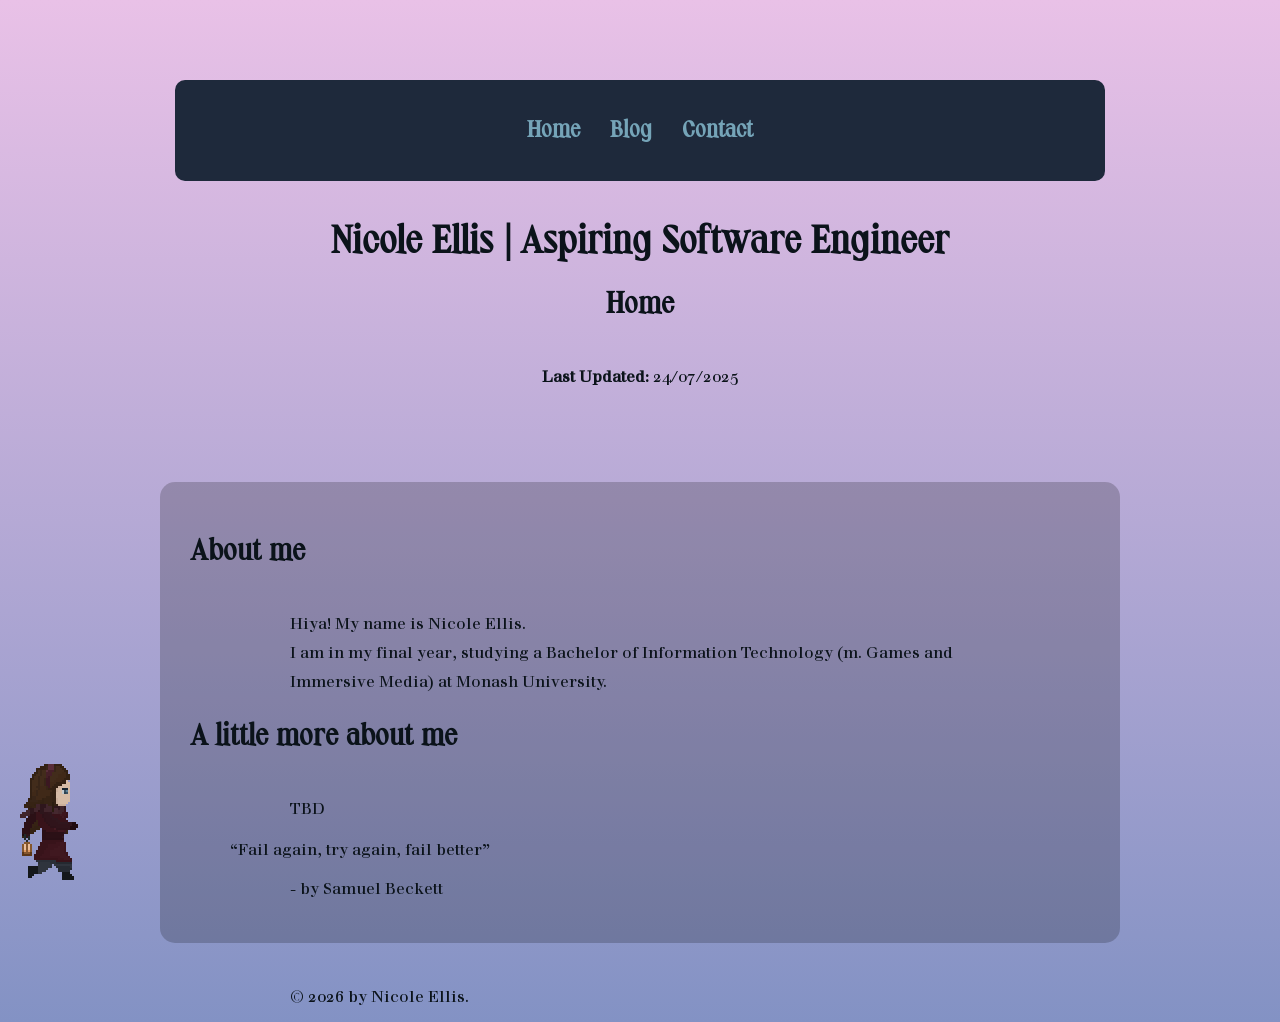
<file: index.html>
<!DOCTYPE html>
<html lang="en">
<head>
   <meta charset="utf-8">
   <meta name="viewport" 
         content="width=device-width, initial-scale=1.0">
   <title>Nicole Ellis | Aspiring Software Engineer</title>

   <link rel="stylesheet" href="style.css">
</head>
<body>
   <!--- GLOBAL HEADER -->
   <header>
      <nav>
         <ul>
            <li><a href="index.html">Home</a></li>
            <li><a href="blog.html">Blog</a></li>
            <li><a href="contact.html">Contact</a></li>
         </ul>
      </nav>
      <hgroup>
         <h1>Nicole Ellis | Aspiring Software Engineer</h1>
         <h2>Home</h2>
         <p><b>Last Updated:</b>&nbsp<time datetime=2025-07-24>24/07/2025</time></p>
      </hgroup>
   </header>

   <!--- MAIN -->
   <main class="container">
      <h2>About me</h2>
      <p>
         Hiya! My name is Nicole Ellis. </br> 
         
         I am in my final year, studying a Bachelor of Information Technology (m. Games and Immersive Media) at Monash University.
      </p>

      <h2>A little more about me</h2>
      <p>
         TBD
      </p>
   
      <blockquote>
         <q>Fail again, try again, fail better</q>
      </blockquote>
         <p>- by Samuel Beckett</p>

      <div class="player"></div>
   </main>

      <!--- GLOBAL FOOTER -->
      <footer>
         <p>© 2026 by Nicole Ellis.</p>
      </footer>
   
</body>
</html>
</file>
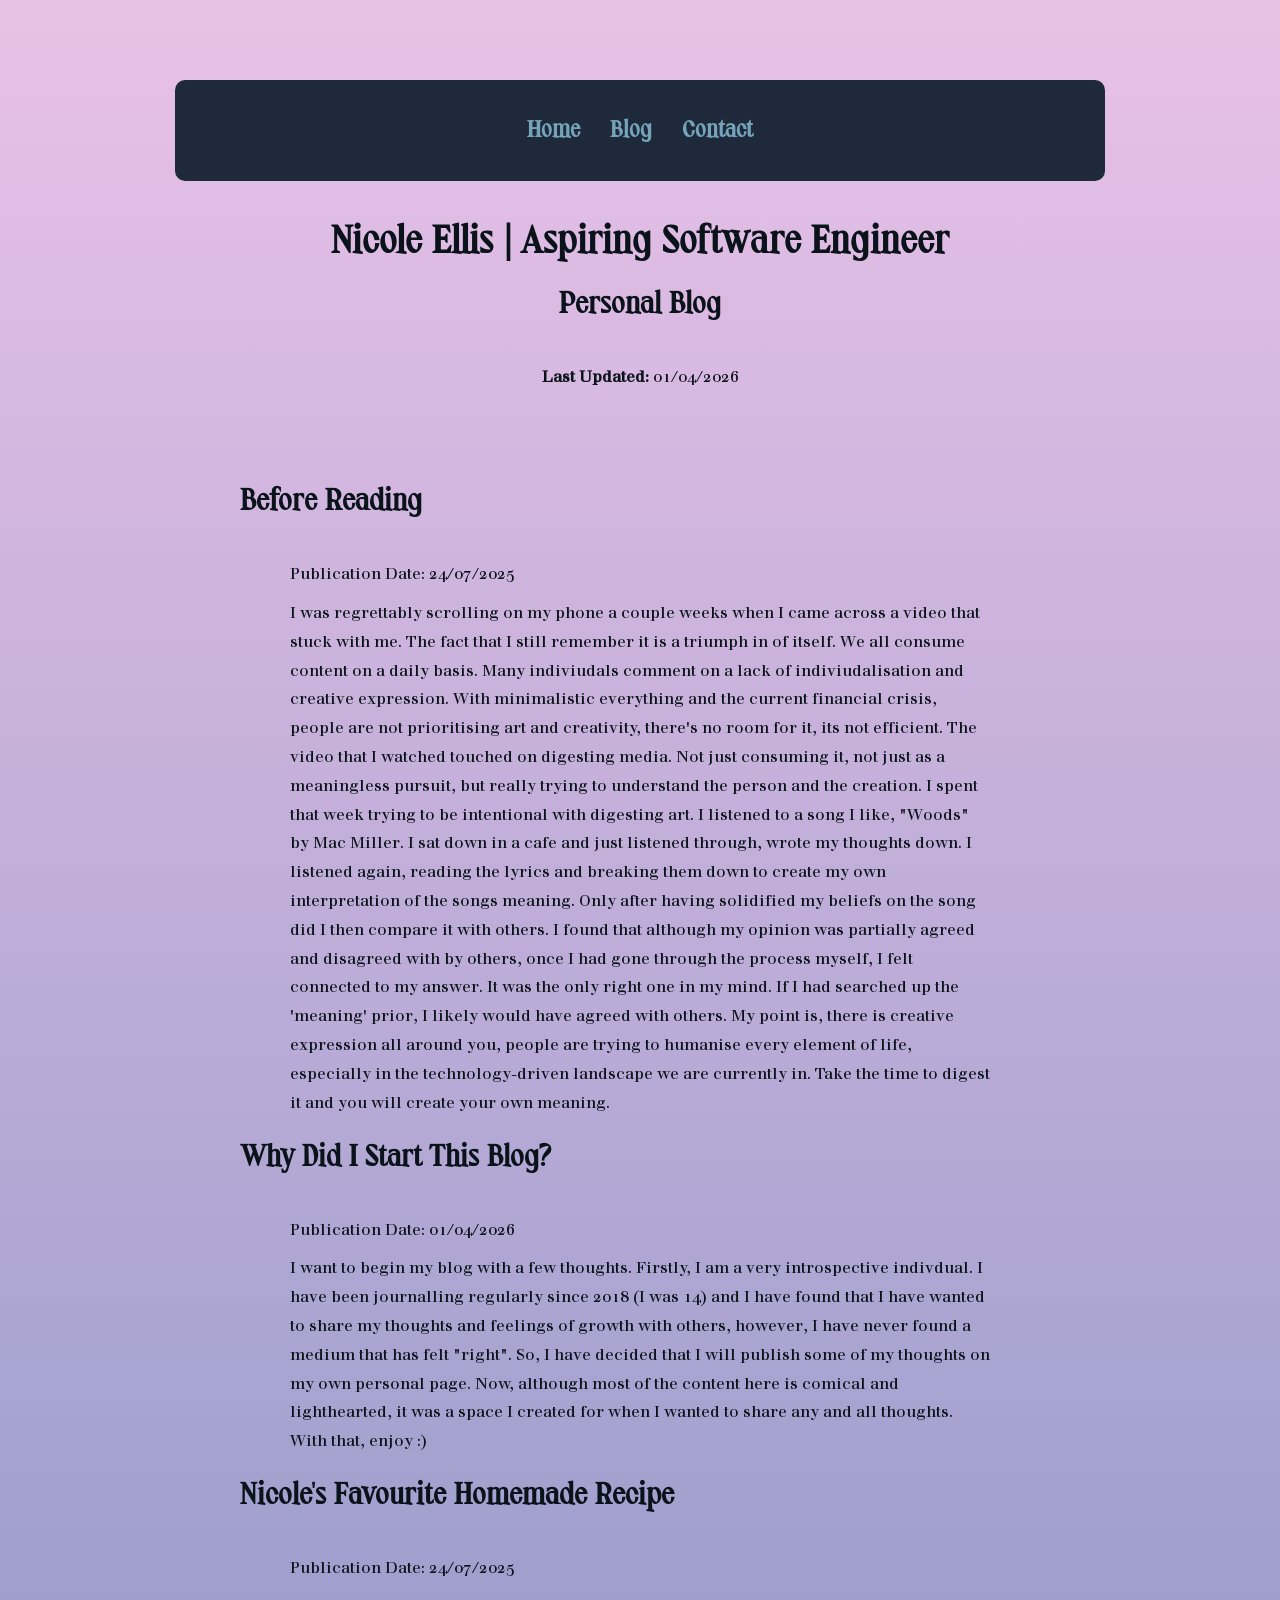
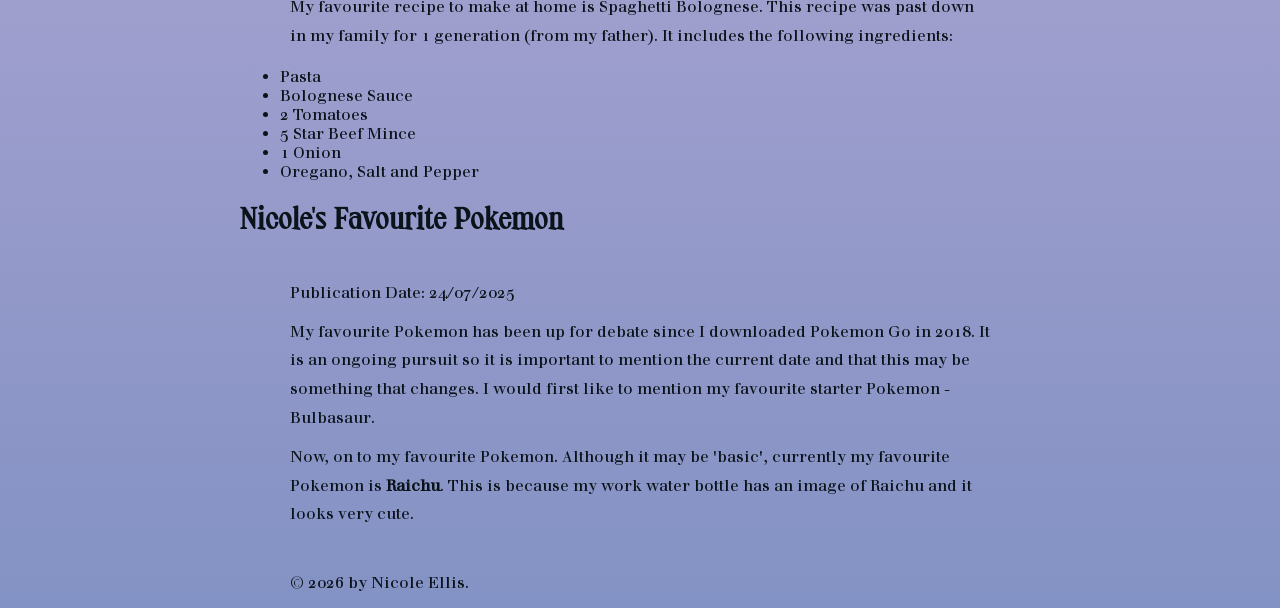
<file: blog.html>
<!DOCTYPE html>
<html lang="en">
<head>
   <meta charset="UTF-8">
   <meta name="viewport" 
         content="width=device-width, initial-scale=1.0">
   <title>Document</title>

   <link rel="stylesheet" href="style.css">
</head>
<body>
   <!--- GLOBAL HEADER -->
   <header>
      <nav>
         <ul>
            <li><a href="index.html">Home</a></li>
            <li><a href="blog.html">Blog</a></li>
            <li><a href="contact.html">Contact</a></li>
         </ul>
      </nav>
      <hgroup>
         <h1>Nicole Ellis | Aspiring Software Engineer</h1>
         <h2>Personal Blog</h2>
         <p><b>Last Updated:</b>&nbsp<time datetime=2025-07-24>01/04/2026</time></p>
      </hgroup>
   </header>

   <!--- MAIN -->
   <main>
         <!--- Blog Post 1 -->
         <h2>Before Reading</h2>
         <p>Publication Date: <time datetime=2025-07-24>24/07/2025</time></p>
         <p>
            I was regrettably scrolling on my phone a couple weeks when I came across a video that stuck with me. The fact that I still remember it is a triumph in of itself. We all consume content on a daily basis. Many indiviudals comment on a lack of indiviudalisation and creative expression. With minimalistic everything and the current financial crisis, people are not prioritising art and creativity, there's no room for it, its not efficient. The video that I watched touched on digesting media. Not just consuming it, not just as a meaningless pursuit, but really trying to understand the person and the creation. I spent that week trying to be intentional with digesting art. I listened to a song I like, "Woods" by Mac Miller. I sat down in a cafe and just listened through, wrote my thoughts down. I listened again, reading the lyrics and breaking them down to create my own interpretation of the songs meaning. Only after having solidified my beliefs on the song did I then compare it with others. I found that although my opinion was partially agreed and disagreed with by others, once I had gone through the process myself, I felt connected to my answer. It was the only right one in my mind. If I had searched up the 'meaning' prior, I likely would have agreed with others. My point is, there is creative expression all around you, people are trying to humanise every element of life, especially in the technology-driven landscape we are currently in. Take the time to digest it and you will create your own meaning.
         </p>
         <!--- Blog Post 2 -->
         <h2>Why Did I Start This Blog?</h2>
         <p>Publication Date: <time datetime=2025-07-24>01/04/2026</time></p>
         <p>
            I want to begin my blog with a few thoughts. Firstly, I am a very introspective indivdual. I have been journalling regularly since 2018 (I was 14) and I have found that I have wanted to share my thoughts and feelings of growth with others, however, I have never found a medium that has felt "right". So, I have decided that I will publish some of my thoughts on my own personal page. Now, although most of the content here is comical and lighthearted, it was a space I created for when I wanted to share any and all thoughts. With that, enjoy :)
         </p>
         <!--- Blog Post 3 -->
         <h2>Nicole's Favourite Homemade Recipe</h2>
         <p>Publication Date: <time datetime=2025-07-24>24/07/2025</time></p>
         <p>My favourite recipe to make at home is Spaghetti Bolognese. This recipe was past down in my family for 1 generation (from my father). It includes the following ingredients:</p>
         <ul>
            <li>Pasta</li>
            <li>Bolognese Sauce</li>
            <li>2 Tomatoes</li>
            <li>5 Star Beef Mince</li>
            <li>1 Onion</li>
            <li>Oregano, Salt and Pepper</li>
         </ul>
         <!--- Blog Post 4 -->
         <h2>Nicole's Favourite Pokemon</h2>
         <p>Publication Date: <time datetime=2025-07-24>24/07/2025</time></p>
         <p>My favourite Pokemon has been up for debate since I downloaded Pokemon Go in 2018. It is an ongoing pursuit so it is important to mention the current date and that this may be something that changes. I would first like to mention my favourite starter Pokemon - Bulbasaur.</p>
         <p>Now, on to my favourite Pokemon. Although it may be 'basic', currently my favourite Pokemon is <strong>Raichu</strong>. This is because my work water bottle has an image of Raichu and it looks very cute.</p>
   </main>

   <!--- GLOBAL FOOTER -->
   <footer>
      <p>© 2026 by Nicole Ellis.</p>
   </footer>
</body>
</html>
</file>
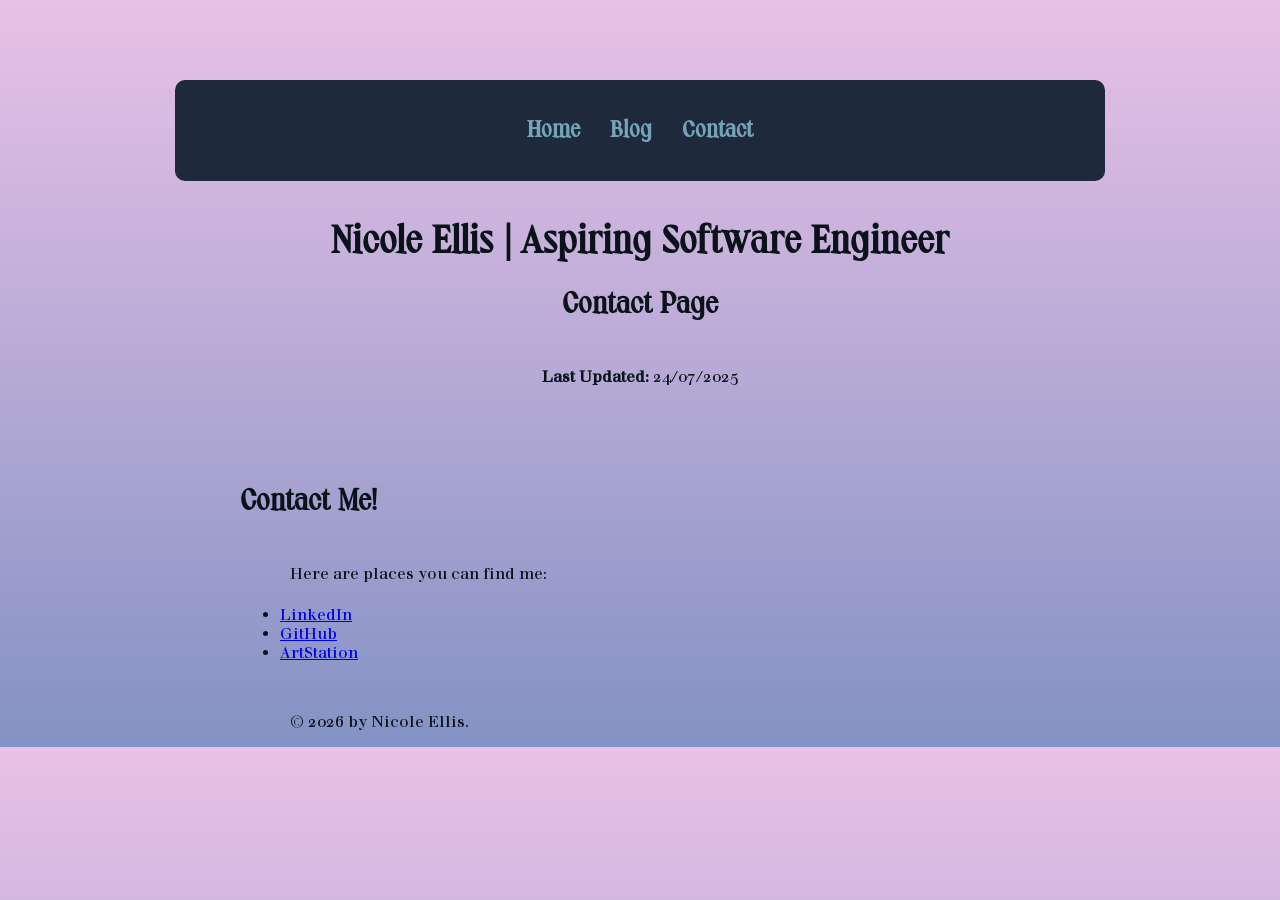
<file: contact.html>
<!DOCTYPE html>
<html lang="en">
<head>
   <meta charset="UTF-8">
   <meta name="viewport" 
         content="width=device-width, initial-scale=1.0">
   <title>Content</title>

   <link rel="stylesheet" href="style.css">
</head>
<body>
   <!-- GLOBAL HEADER-->
   <header>
      <nav>
         <ul>
            <li><a href="index.html">Home</a></li>
            <li><a href="blog.html">Blog</a></li>
            <li><a href="contact.html">Contact</a></li>
         </ul>
      </nav>
      <hgroup>
         <h1>Nicole Ellis | Aspiring Software Engineer</h1>
         <h2>Contact Page</h2>
         <p><b>Last Updated:</b>&nbsp<time datetime=2025-07-29>24/07/2025</time></p>
      </hgroup>
   </header>

   <!-- MAIN -->
   <main>
      <h2>Contact Me!</h2>
      
      <p>Here are places you can find me:</p>
      <ul>
         <!-- LinkedIn -->
         <li>
            <a href="https://linkedin.com/in/nicolellis" target="_blank"> LinkedIn</a>
         </li>

         <!-- GitHub -->
         <li>
            <a href="https://github.com/nicole-ellis" target="_blank"> GitHub</a>
         </li>

         <!-- ArtStation-->
         <li>
            <a href="https://www.artstation.com/nicoleellis" target="_blank"> ArtStation</a>
         </li>
      </ul>
   </main>

   <!-- GLOBAL FOOTER -->
   <footer>
      <p>© 2026 by Nicole Ellis.</p>
   </footer>
</body>
</html>
</file>
<file: style.css>
/* ========================
   FONTS
======================== */
    @font-face {
        font-family: 'Sail';
        src: url('fonts/Sail-Regular.otf');
    }

    @font-face {
        font-family: 'Pigeon';
        src: url('fonts/Pigeon.otf');
    }

    @font-face {
        font-family: 'Justus-Oldstyle';
        src: url('fonts/Justus-Oldstyle.ttf');
    }

    @font-face {
        font-family: 'Niconne-Regular';
        src: url('fonts/Niconne-Regular.ttf');
    }

      @font-face {
      font-family: 'Flaviotte';
      src: url('fonts/Flaviotte.ttf');
    }

/* ========================
   BASIC STYLING
======================== */
    body {
        margin: 0;
        font-family: 'Justus-Oldstyle', sans-serif;
        background: linear-gradient(180deg,#e9c1e7, #8392c4);
        color: #0b131a;
    }

    h1, h2, nav {
        font-family: 'Flaviotte', sans-serif;
    }
  
/* ========================
   NAVIGATION
======================== */
  nav {
    font-size: 22px;
    background-color: #1e293b;
    padding: 15px;
    border-radius: 10px;
    margin: 40px auto;
    max-width: 900px;
  }
  
  nav ul {
    list-style: none;
    display: flex;
    gap: 30px;
    justify-content: center;
    padding: 0;
  }
  
  nav a {
    text-decoration: none;
    color: #75a4b8;
    transition: 0.3s;
    font-weight: bold;
  }
  
  nav a:hover {
    color: #fcb7f8;
  }
  
/* ========================
   HEADER
======================== */
  header {
    text-align: center;
    padding: 40px 20px;
  }
  
  h1 {
    font-size: 36px;
    margin-bottom: 10px;
  }

  h2 {
    font-size: 28px;
    margin-bottom: 40px;
  }

  h3 {
    font-size: 22px;
    margin-bottom: 25px;
  }
  
/* ========================
   MAIN CONTENT
======================== */
  main {
    max-width: 800px;
    margin: auto;
    padding: 20px;
  }

  p {
    line-height: 1.8;
    max-width: 700px;
    margin: 10px auto;
  }

  .container {
    background-color: rgba(0, 0, 0, 0.2);
    padding: 30px;
    border-radius: 15px;
    max-width: 900px;
    margin: 40px auto;
  }

  section {
    margin-bottom: 50px
  }

/* ========================
   ANIMATION
======================== */
.player {
  position: fixed;
  bottom: 20px;
  left: 20px;
  width: 64px;
  height: 128px;

  background-image: url("images/pixilart-sprite_4.png");
  background-repeat: no-repeat;
  background-position: 0 0;
  background-size: 384px 128px;

  image-rendering: pixelated;
  z-index: 10;

  animation: walk 0.8s steps(6) infinite;
}

@keyframes walk {
  from {
    background-position: 0 0;
  }
  to {
    background-position: -384px 0;
  }
}


.player {
  animation:
    walk 0.8s steps(6) infinite,
    move 10s linear infinite;
}

@keyframes move {
  0% { left: 0%; }
  100% { left: 100%; }
}

@keyframes move {
  0% {
    left: 0%;
    transform: scaleX(1);
  }
  50% {
    left: 80%;
    transform: scaleX(1);
  }
  51% {
    transform: scaleX(-1);
  }
  100% {
    left: 0%;
    transform: scaleX(-1);
  }
}
</file>
